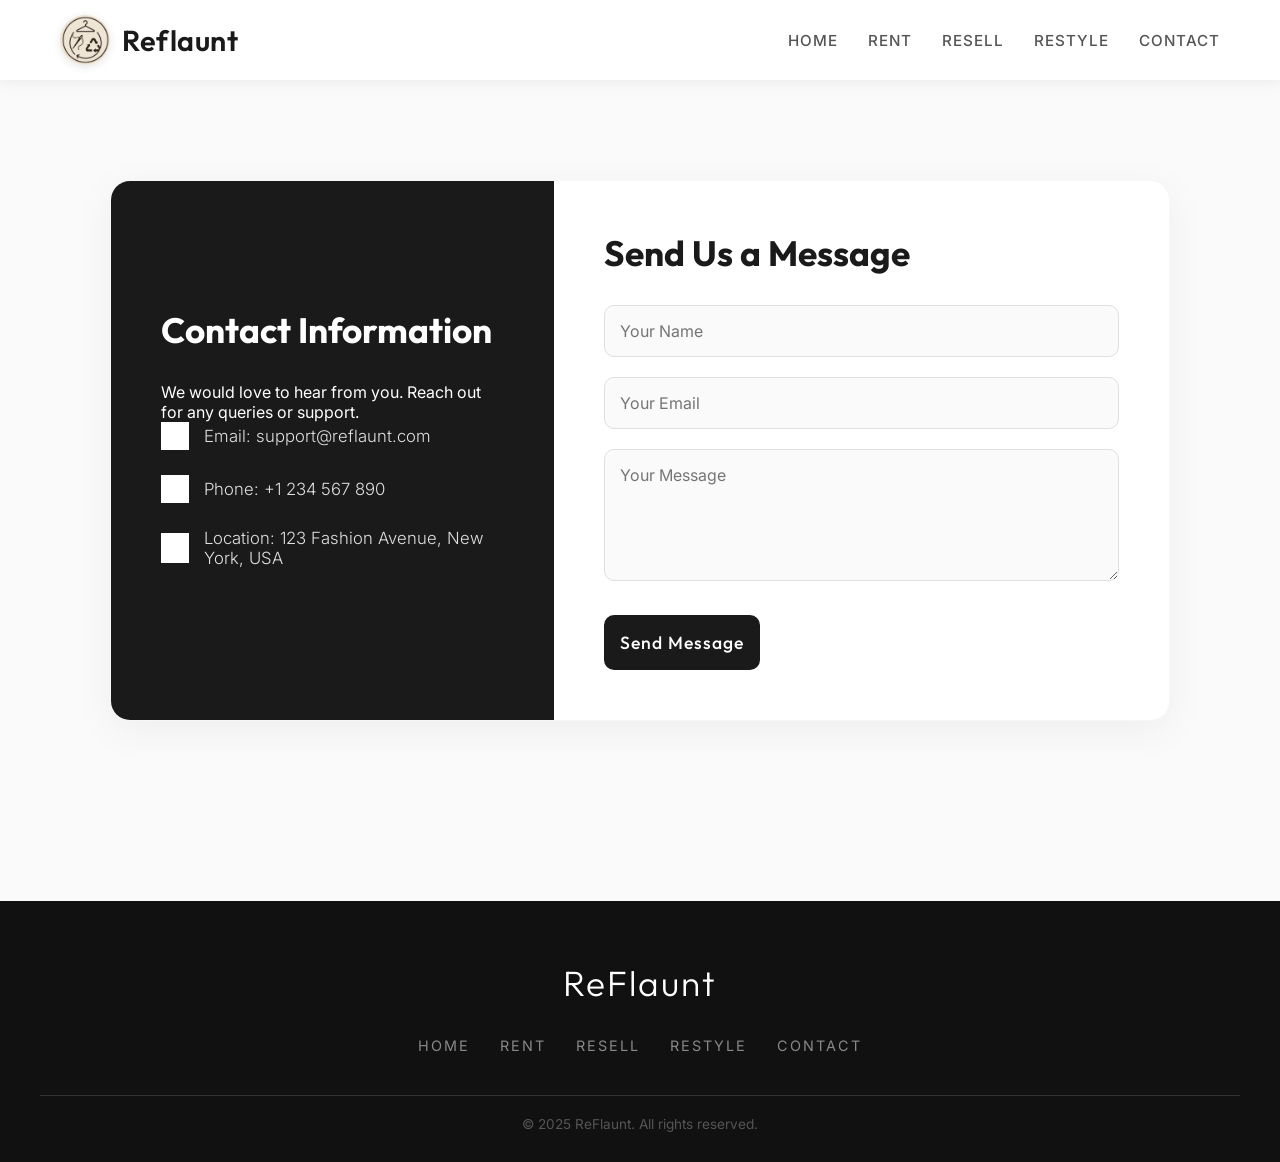
<file: contact.html>
<!DOCTYPE html>
<html lang="en">
<head>
    <meta charset="UTF-8">
    <meta name="viewport" content="width=device-width, initial-scale=1.0">
    <meta name="description" content="Contact Us - ReFlaunt">
    <title>ReFlaunt | Contact</title>
    <link rel="stylesheet" href="contact.css">
</head>
<body>

<!-- Navbar -->
<header>
    <nav>
        <div class="logo">
            <img src="images/logo.jpg" alt="Logo" class="logo-img">
            <a href="home.html">Reflaunt</a>
        </div>
        <ul class="nav-links">
            <li><a href="home.html">Home</a></li>
            <li><a href="rent.html">Rent</a></li>
            <li><a href="resell.html">Resell</a></li>
            <li><a href="restyle.html">Restyle</a></li>
            <li><a href="contact.html">Contact</a></li>
        </ul>
    </nav>
</header>

<!-- Contact Section -->
<section class="contact-section">
    <div class="contact-container">
        <div class="contact-info">
            <h2>Contact Information</h2>
            <p>We would love to hear from you. Reach out for any queries or support.</p>
            <div class="info-item">
                <img src="images/email.png" alt="Email">
                <p>Email: support@reflaunt.com</p>
            </div>
            <div class="info-item">
                <img src="images/phone.jpg" alt="Phone">
                <p>Phone: +1 234 567 890</p>
            </div>
            <div class="info-item">
                <img src="images/location.jpg" alt="Location">
                <p>Location: 123 Fashion Avenue, New York, USA</p>
            </div>
        </div>

        <div class="contact-form">
            <h2>Send Us a Message</h2>
            <form>
                <input type="text" placeholder="Your Name" required>
                <input type="email" placeholder="Your Email" required>
                <textarea placeholder="Your Message" rows="5" required></textarea>
                <button type="submit">Send Message</button>
            </form>
        </div>
    </div>
</section>

<!-- Footer -->
<footer>
    <div class="footer-content">
        <div class="footer-logo">
            <a href="home.html">ReFlaunt</a>
        </div>
        <ul class="footer-links">
            <li><a href="home.html">Home</a></li>
            <li><a href="rent.html">Rent</a></li>
            <li><a href="resell.html">Resell</a></li>
            <li><a href="restyle.html">Restyle</a></li>
            <li><a href="contact.html">Contact</a></li>
        </ul>
        <p class="footer-text">© 2025 ReFlaunt. All rights reserved.</p>
    </div>
</footer>

</body>
</html>
</file>
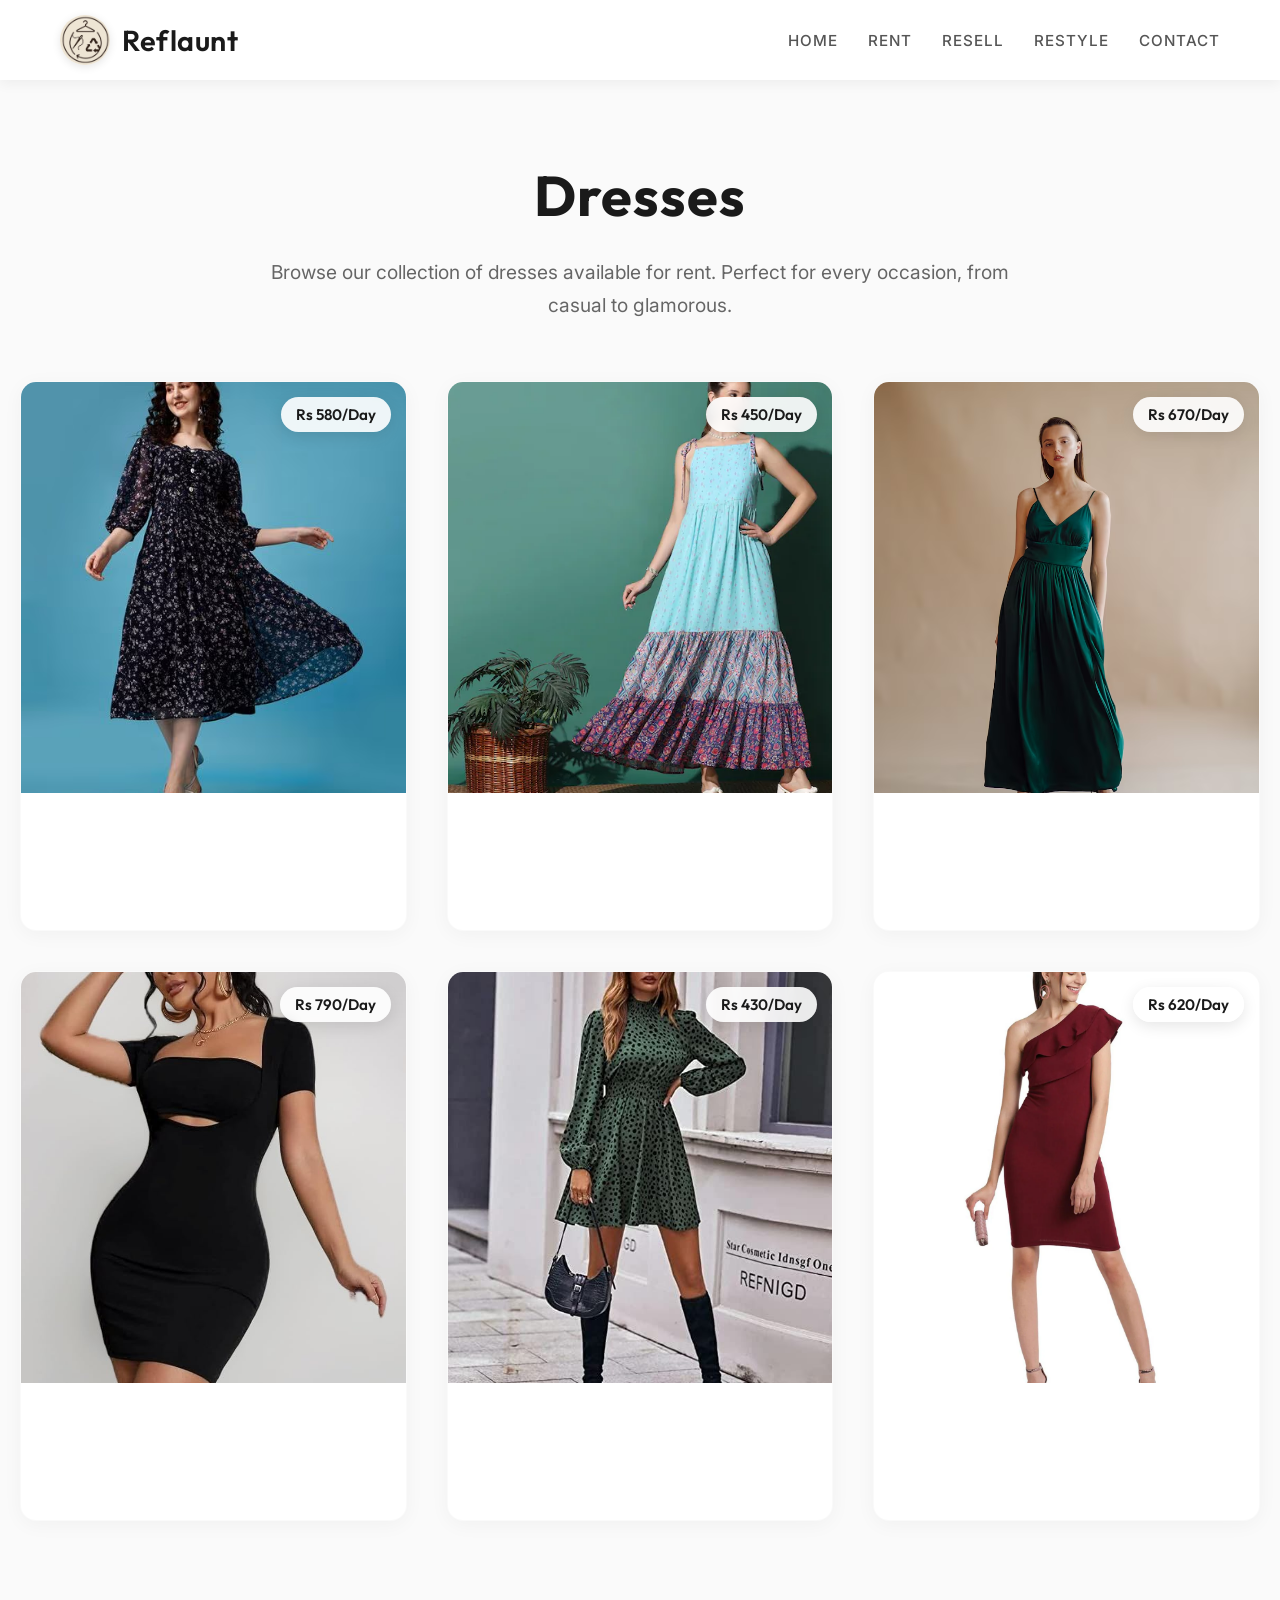
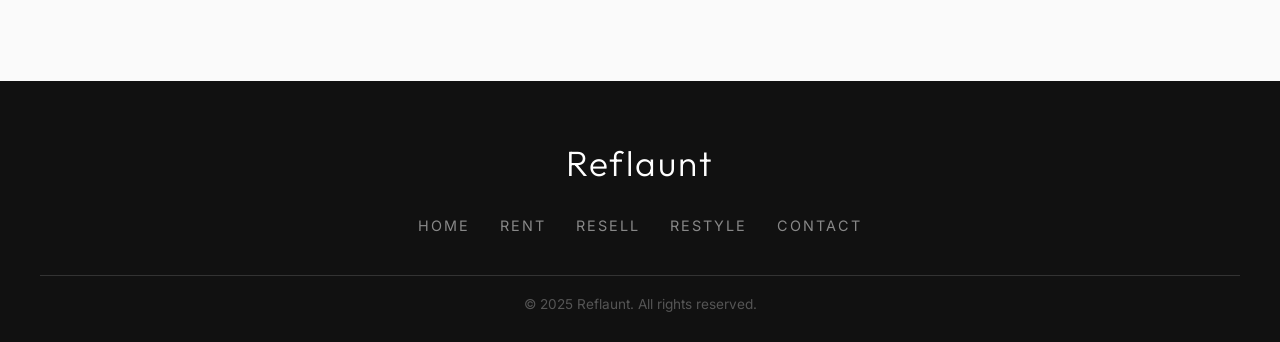
<file: dresses.html>
<!DOCTYPE html>
<html lang="en">
<head>
  <meta charset="UTF-8">
  <meta name="viewport" content="width=device-width, initial-scale=1.0">
  <title>Reflaunt - Dresses</title>
  <link rel="stylesheet" href="category.css"> <!-- External CSS for Category Pages -->
</head>
<body>

  <!-- Navbar -->
  <header>
    <nav>
      <!-- Logo and Reflaunt Name -->
      <div class="logo">
        <img src="images/logo.jpg" alt="Reflaunt Logo" class="logo-img">
        <a href="home.html">Reflaunt</a>
      </div>
      
      <ul class="nav-links">
        <li><a href="home.html">Home</a></li>
        <li><a href="rent.html">Rent</a></li>
        <li><a href="resell.html">Resell</a></li>
        <li><a href="restyle.html">Restyle</a></li>
        <li><a href="contact.html">Contact</a></li>
      </ul>
    </nav>
  </header>

  <!-- Dresses Category Page -->
  <section class="category-main">
    <h2>Dresses</h2>
    <p class="category-description">Browse our collection of dresses available for rent. Perfect for every occasion, from casual to glamorous.</p>

    <!-- 6 Image Placeholders -->
    <div class="category-grid">
      <div class="category-item">
        <div class="image-placeholder">
          <img src="images/dress1.avif" alt="Dress 1" />
          <span class="price-tag">Rs 580/Day</span>
        </div>
      </div>
      <div class="category-item">
        <div class="image-placeholder">
          <img src="images/dress2.webp" alt="Dress 2" />
          <span class="price-tag">Rs 450/Day</span>
        </div>
      </div>
      <div class="category-item">
        <div class="image-placeholder">
          <img src="images/dress3.avif" alt="Dress 3" />
          <span class="price-tag">Rs 670/Day</span>
        </div>
      </div>
      <div class="category-item">
        <div class="image-placeholder">
          <img src="images/dress4.jpg" alt="Dress 4" />
          <span class="price-tag">Rs 790/Day</span>
        </div>
      </div>
      <div class="category-item">
        <div class="image-placeholder">
          <img src="images/dress5.jpg" alt="Dress 5" />
          <span class="price-tag">Rs 430/Day</span>
        </div>
      </div>
      <div class="category-item">
        <div class="image-placeholder">
          <img src="images/dress6.webp" alt="Dress 6" />
          <span class="price-tag">Rs 620/Day</span>
        </div>
      </div>
    </div>
  </section>

  <!-- Footer -->
  <footer>
    <div class="footer-content">
      <div class="footer-logo">
        <a href="home.html">Reflaunt</a>
      </div>
      <ul class="footer-links">
        <li><a href="home.html">Home</a></li>
        <li><a href="rent.html">Rent</a></li>
        <li><a href="resell.html">Resell</a></li>
        <li><a href="restyle.html">Restyle</a></li>
        <li><a href="contact.html">Contact</a></li>
      </ul>
      <p class="footer-text">&copy; 2025 Reflaunt. All rights reserved.</p>
    </div>
  </footer>

</body>
</html>
</file>
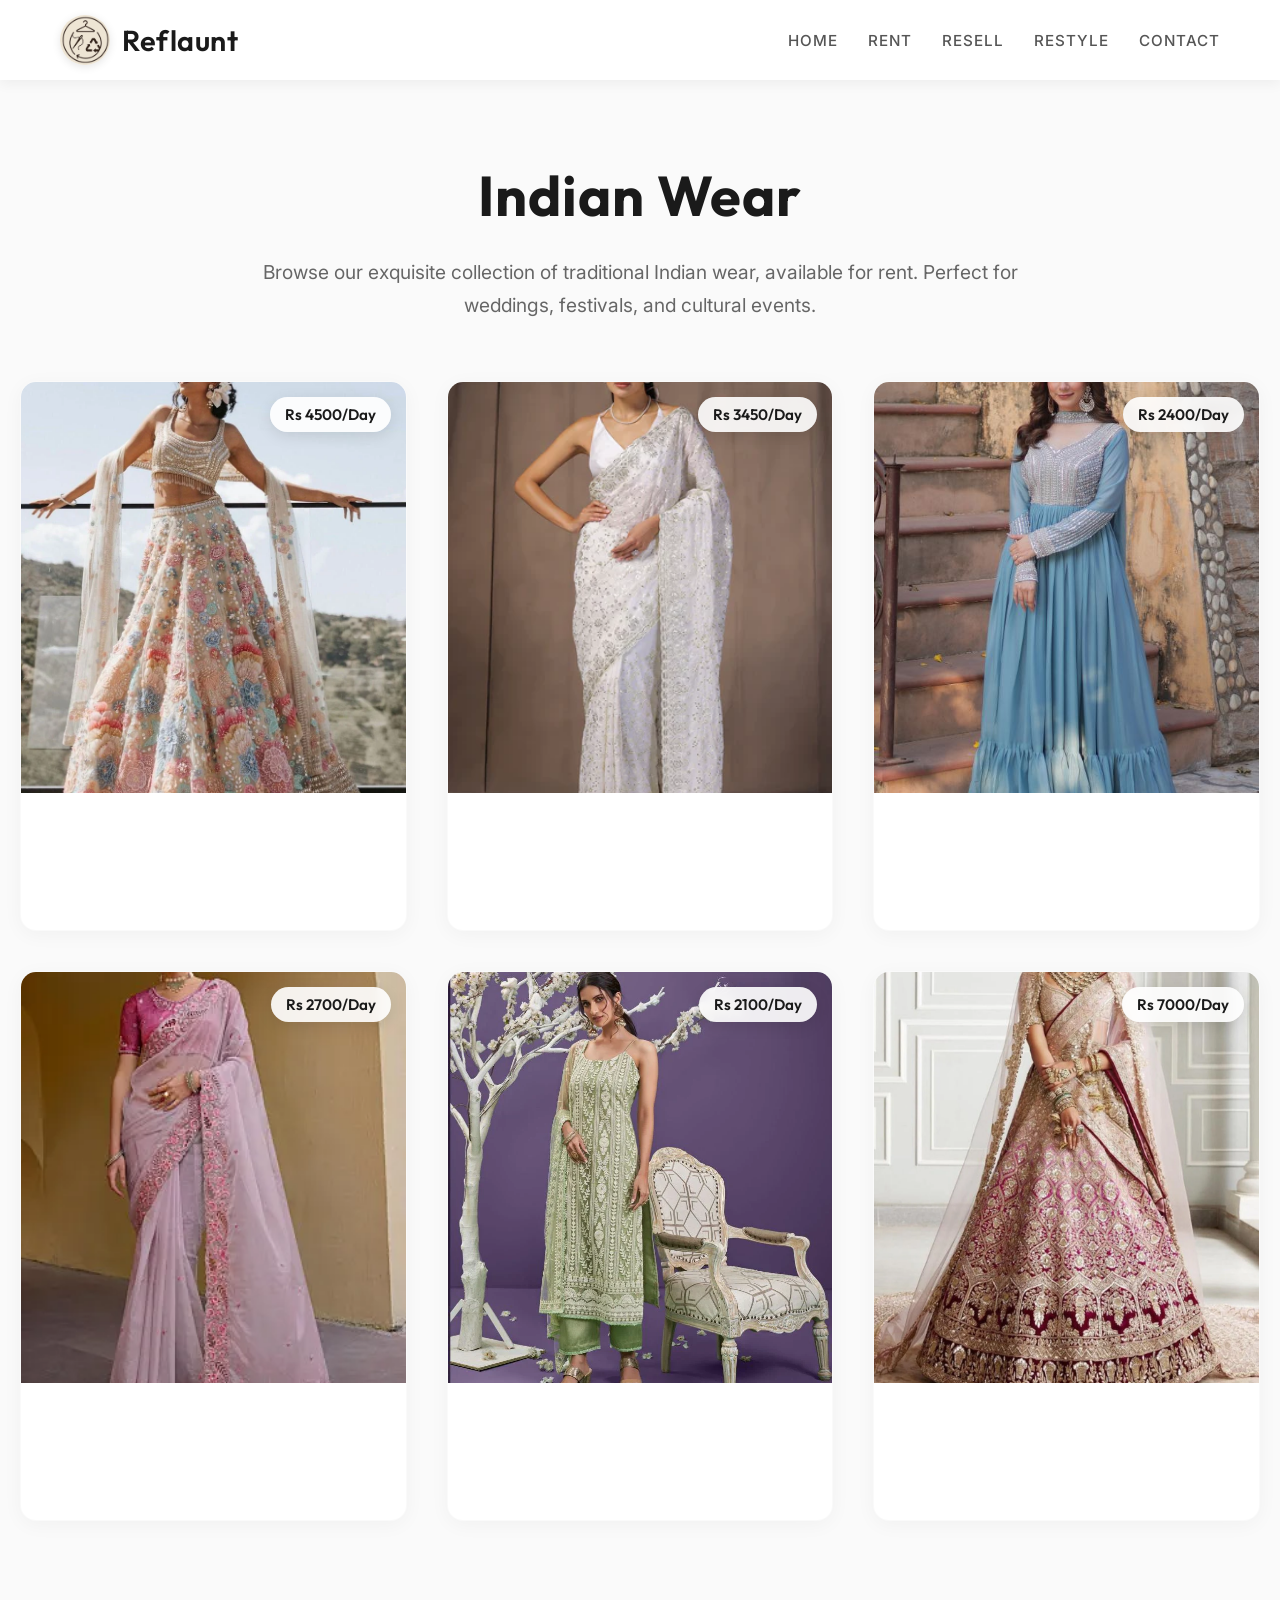
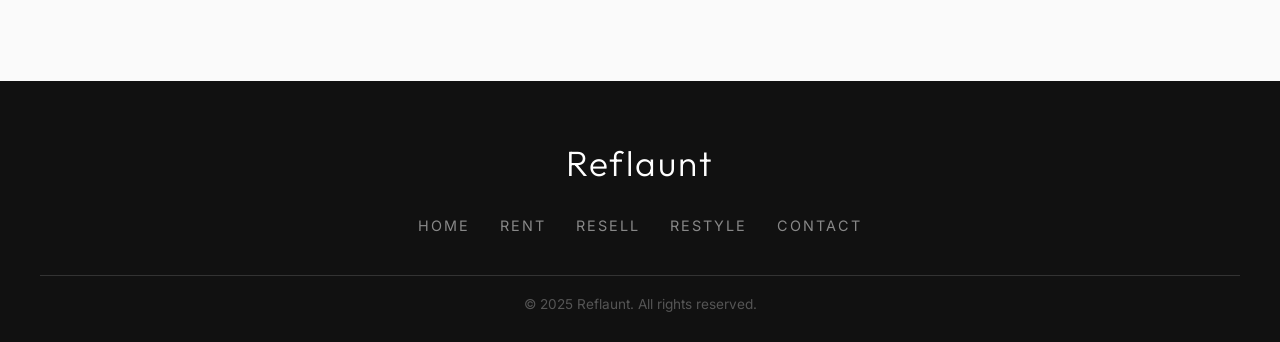
<file: indian-wear.html>
<!DOCTYPE html>
<html lang="en">
<head>
  <meta charset="UTF-8">
  <meta name="viewport" content="width=device-width, initial-scale=1.0">
  <title>Reflaunt - Indian Wear</title>
  <link rel="stylesheet" href="category.css"> <!-- External CSS for Category Pages -->
</head>
<body>

  <!-- Navbar -->
  <header>
    <nav>
      <!-- Logo and Reflaunt Name -->
      <div class="logo">
        <img src="images/logo.jpg" alt="Reflaunt Logo" class="logo-img">
        <a href="home.html">Reflaunt</a>
      </div>
      
      <ul class="nav-links">
        <li><a href="home.html">Home</a></li>
        <li><a href="rent.html">Rent</a></li>
        <li><a href="resell.html">Resell</a></li>
        <li><a href="restyle.html">Restyle</a></li>
        <li><a href="contact.html">Contact</a></li>
      </ul>
    </nav>
  </header>

  <!-- Indian Wear Category Page -->
  <section class="category-main">
    <h2>Indian Wear</h2>
    <p class="category-description">Browse our exquisite collection of traditional Indian wear, available for rent. Perfect for weddings, festivals, and cultural events.</p>

    <!-- 6 Image Placeholders -->
    <div class="category-grid">
      <div class="category-item">
        <div class="image-placeholder">
          <img src="images/indian1.webp" alt="Indian Wear 1" />
          <span class="price-tag">Rs 4500/Day</span>

        </div>
      </div>
      <div class="category-item">
        <div class="image-placeholder">
          <img src="images/indian2.webp" alt="Indian Wear 2" />
          <span class="price-tag">Rs 3450/Day</span>
        </div>
      </div>
      <div class="category-item">
        <div class="image-placeholder">
          <img src="images/indian3.jpg" alt="Indian Wear 3" />
          <span class="price-tag">Rs 2400/Day</span>
        </div>
      </div>
      <div class="category-item">
        <div class="image-placeholder">
          <img src="images/indian4.webp" alt="Indian Wear 4" />
          <span class="price-tag">Rs 2700/Day</span>
        </div>
      </div>
      <div class="category-item">
        <div class="image-placeholder">
          <img src="images/indian5.webp" alt="Indian Wear 5" />
          <span class="price-tag">Rs 2100/Day</span>
        </div>
      </div>
      <div class="category-item">
        <div class="image-placeholder">
          <img src="images/indian6.webp" alt="Indian Wear 6" />
          <span class="price-tag">Rs 7000/Day</span>
        </div>
      </div>
    </div>
  </section>

  <!-- Footer -->
  <footer>
    <div class="footer-content">
      <div class="footer-logo">
        <a href="home.html">Reflaunt</a>
      </div>
      <ul class="footer-links">
        <li><a href="home.html">Home</a></li>
        <li><a href="rent.html">Rent</a></li>
        <li><a href="resell.html">Resell</a></li>
        <li><a href="restyle.html">Restyle</a></li>
        <li><a href="contact.html">Contact</a></li>
      </ul>
      <p class="footer-text">&copy; 2025 Reflaunt. All rights reserved.</p>
    </div>
  </footer>

</body>
</html>
</file>
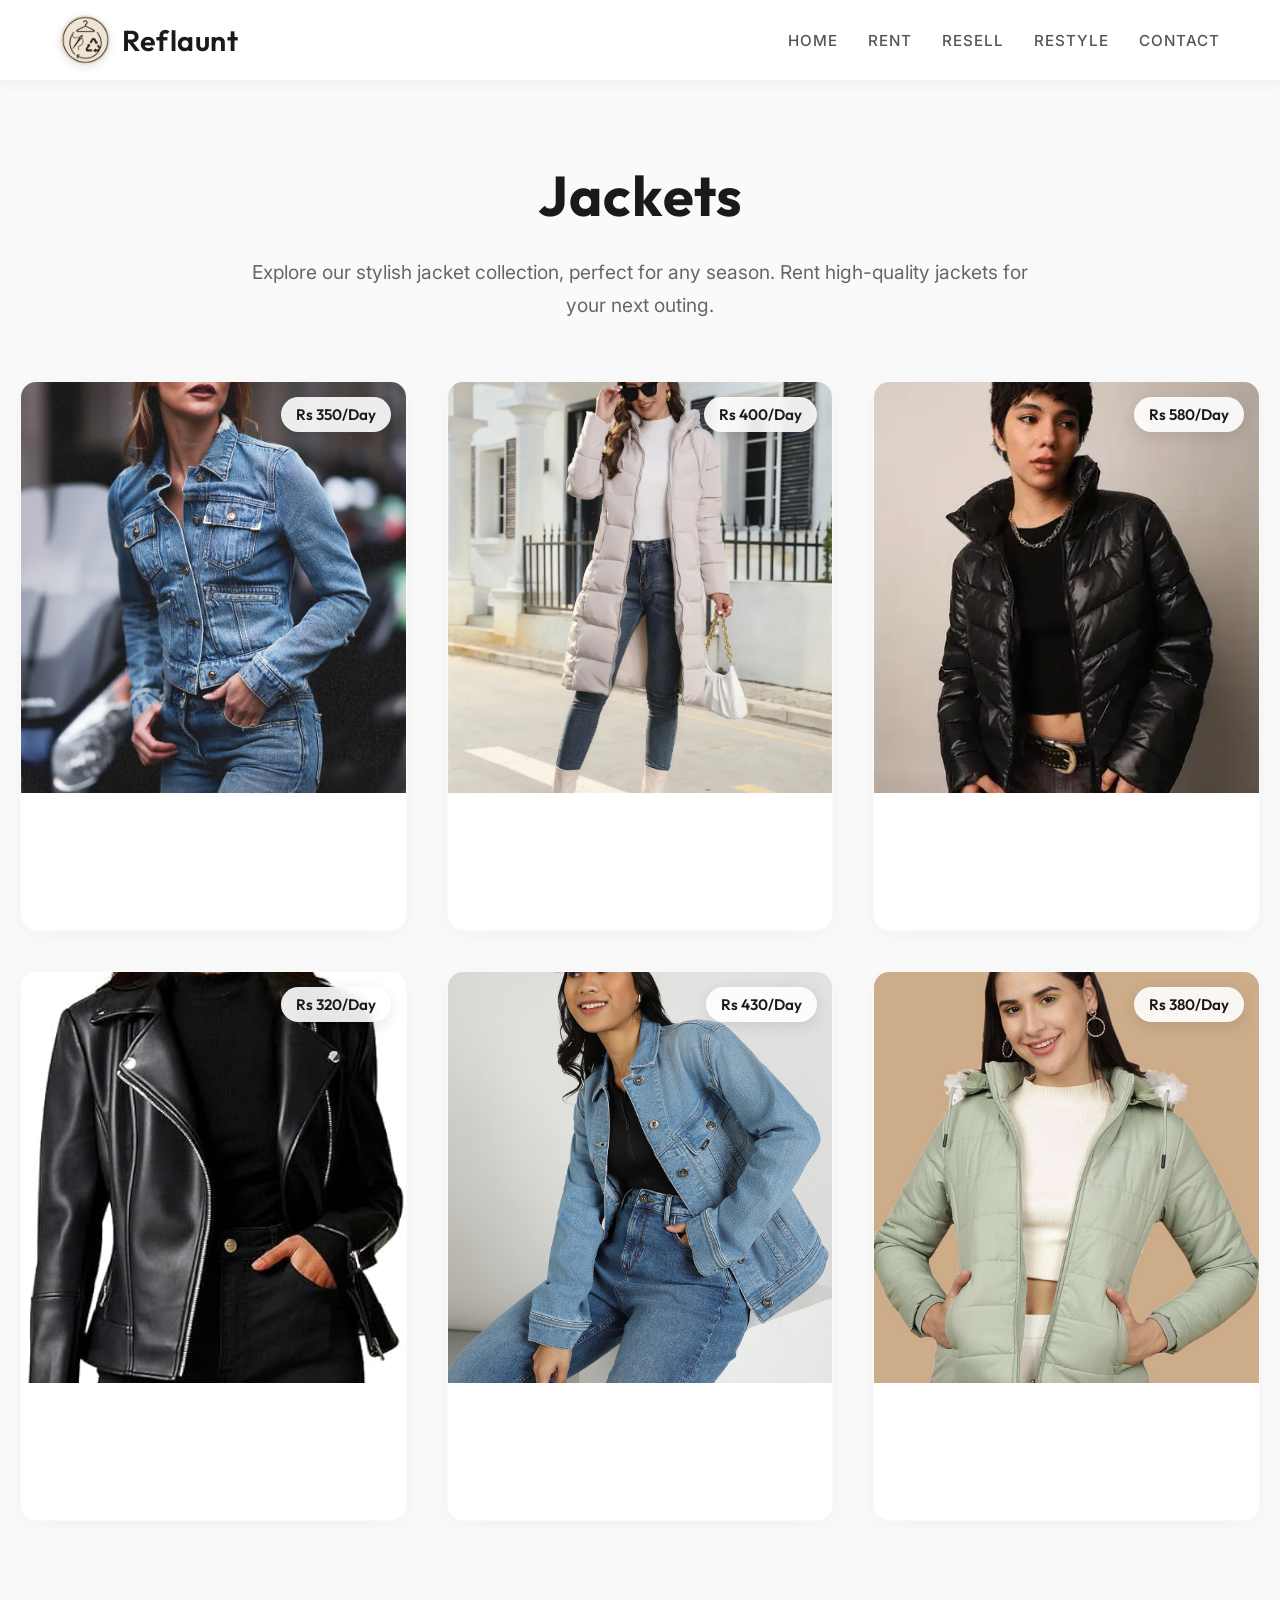
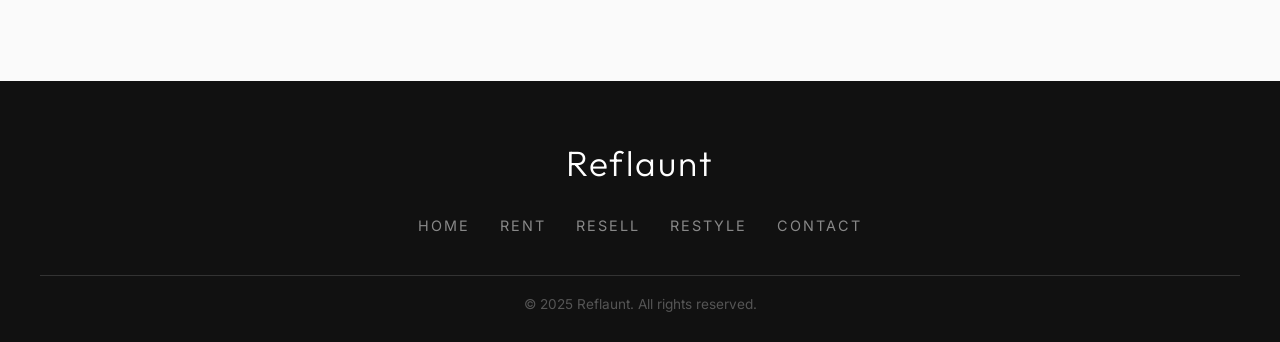
<file: jackets.html>
<!DOCTYPE html>
<html lang="en">
<head>
  <meta charset="UTF-8">
  <meta name="viewport" content="width=device-width, initial-scale=1.0">
  <title>Reflaunt - Jackets</title>
  <link rel="stylesheet" href="category.css"> <!-- External CSS for Category Pages -->
</head>
<body>

  <!-- Navbar -->
  <header>
    <nav>
      <!-- Logo and Reflaunt Name -->
      <div class="logo">
        <img src="images/logo.jpg" alt="Reflaunt Logo" class="logo-img">
        <a href="home.html">Reflaunt</a>
      </div>
      
      <ul class="nav-links">
        <li><a href="home.html">Home</a></li>
        <li><a href="rent.html">Rent</a></li>
        <li><a href="resell.html">Resell</a></li>
        <li><a href="restyle.html">Restyle</a></li>
        <li><a href="contact.html">Contact</a></li>
      </ul>
    </nav>
  </header>

  <!-- Jackets Category Page -->
  <section class="category-main">
    <h2>Jackets</h2>
    <p class="category-description">Explore our stylish jacket collection, perfect for any season. Rent high-quality jackets for your next outing.</p>

    <!-- 6 Image Placeholders -->
    <div class="category-grid">
      <div class="category-item">
        <div class="image-placeholder">
          <img src="images/jacket1.avif" alt="Jacket 1" />
          <span class="price-tag">Rs 350/Day</span>
        </div>
      </div>
      <div class="category-item">
        <div class="image-placeholder">
          <img src="images/jacket2.webp" alt="Jacket 2" />
          <span class="price-tag">Rs 400/Day</span>
        </div>
      </div>
      <div class="category-item">
        <div class="image-placeholder">
          <img src="images/jacket3.webp" alt="Jacket 3" />
          <span class="price-tag">Rs 580/Day</span>
        </div>
      </div>
      <div class="category-item">
        <div class="image-placeholder">
          <img src="images/jacket4.jpg" alt="Jacket 4" />
          <span class="price-tag">Rs 320/Day</span>
        </div>
      </div>
      <div class="category-item">
        <div class="image-placeholder">
          <img src="images/jacket5.jpg" alt="Jacket 5" />
          <span class="price-tag">Rs 430/Day</span>
        </div>
      </div>
      <div class="category-item">
        <div class="image-placeholder">
          <img src="images/jacket6.jpg" alt="Jacket 6" />
          <span class="price-tag">Rs 380/Day</span>
        </div>
      </div>
    </div>
  </section>

  <!-- Footer -->
  <footer>
    <div class="footer-content">
      <div class="footer-logo">
        <a href="home.html">Reflaunt</a>
      </div>
      <ul class="footer-links">
        <li><a href="home.html">Home</a></li>
        <li><a href="rent.html">Rent</a></li>
        <li><a href="resell.html">Resell</a></li>
        <li><a href="restyle.html">Restyle</a></li>
        <li><a href="contact.html">Contact</a></li>
      </ul>
      <p class="footer-text">&copy; 2025 Reflaunt. All rights reserved.</p>
    </div>
  </footer>

</body>
</html>
</file>
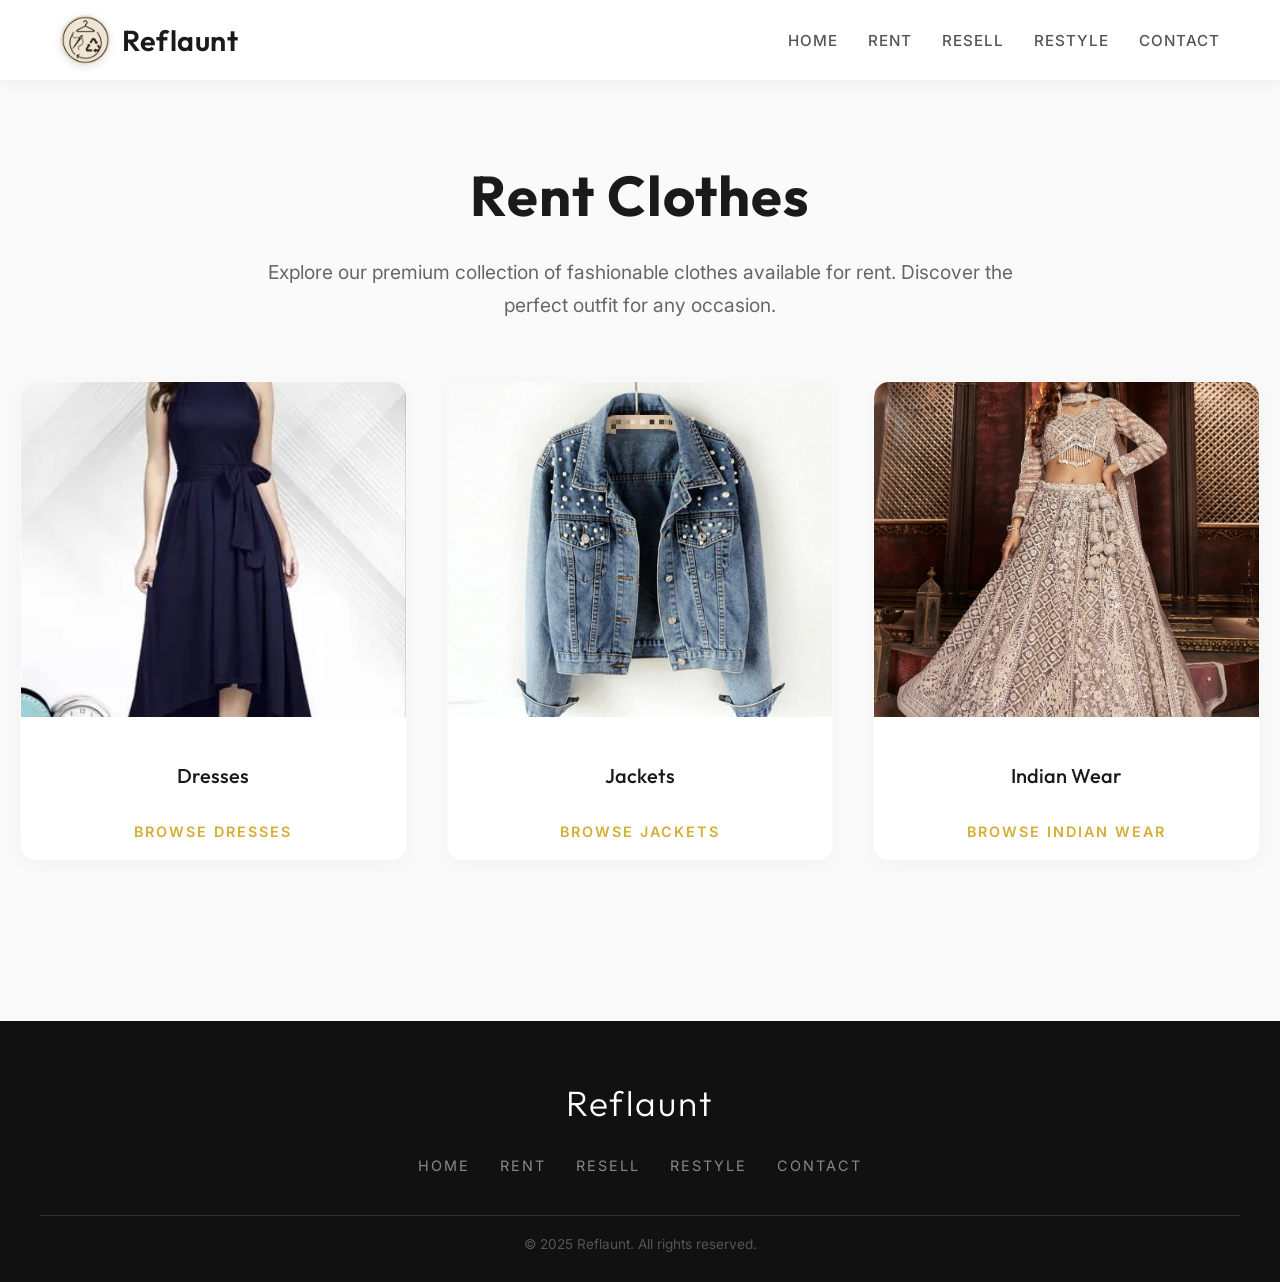
<file: rent.html>
<!DOCTYPE html>
<html lang="en">
<head>
  <meta charset="UTF-8">
  <meta name="viewport" content="width=device-width, initial-scale=1.0">
  <title>Reflaunt - Rent Clothes</title>
  <link rel="stylesheet" href="rent.css"> <!-- External CSS for Rent Page -->
</head>
<body>

  <!-- Navbar -->
 <header>
    <nav class="navbar">
      <div class="logo">
        <img src="images/logo.jpg" alt="Logo" class="logo-img">
        <a href="home.html">Reflaunt</a>
      </div>
      <ul class="nav-links">
        <li><a href="home.html">Home</a></li>
        <li><a href="rent.html">Rent</a></li>
        <li><a href="resell.html">Resell</a></li>
        <li><a href="restyle.html">Restyle</a></li>
        <li><a href="contact.html">Contact</a></li>
      </ul>
    </nav>
 </header>

  <!-- Main Content for Rent Page -->
  <section class="category-main">
    <h2>Rent Clothes</h2>
    <p class="intro-text">Explore our premium collection of fashionable clothes available for rent. Discover the perfect outfit for any occasion.</p>

    <!-- Categories Section -->
    <div class="category-grid">
      <div class="category-item">
        <div class="image-placeholder">
          <img src="images/dress.webp" alt="Dresses" />
        </div>
        <p>Dresses</p>
        <a href="dresses.html" class="category-link">Browse Dresses</a>
      </div>

      <div class="category-item">
        <div class="image-placeholder">
          <img src="images/jacket.jpg" alt="Jackets" />
        </div>
        <p>Jackets</p>
        <a href="jackets.html" class="category-link">Browse Jackets</a>
      </div>

      <div class="category-item">
        <div class="image-placeholder">
          <img src="images/indian.webp" alt="Indian Wear" />
        </div>
        <p>Indian Wear</p>
        <a href="indian-wear.html" class="category-link">Browse Indian Wear</a>
      </div>
    </div>
  </section>

  <!-- Footer -->
  <footer>
    <div class="footer-content">
      <div class="footer-logo">
        <a href="home.html">Reflaunt</a>
      </div>
      <ul class="footer-links">
        <li><a href="home.html">Home</a></li>
        <li><a href="rent.html">Rent</a></li>
        <li><a href="resell.html">Resell</a></li>
        <li><a href="restyle.html">Restyle</a></li>
        <li><a href="contact.html">Contact</a></li>
      </ul>
      <p class="footer-text">&copy; 2025 Reflaunt. All rights reserved.</p>
    </div>
  </footer>

</body>
</html>
</file>
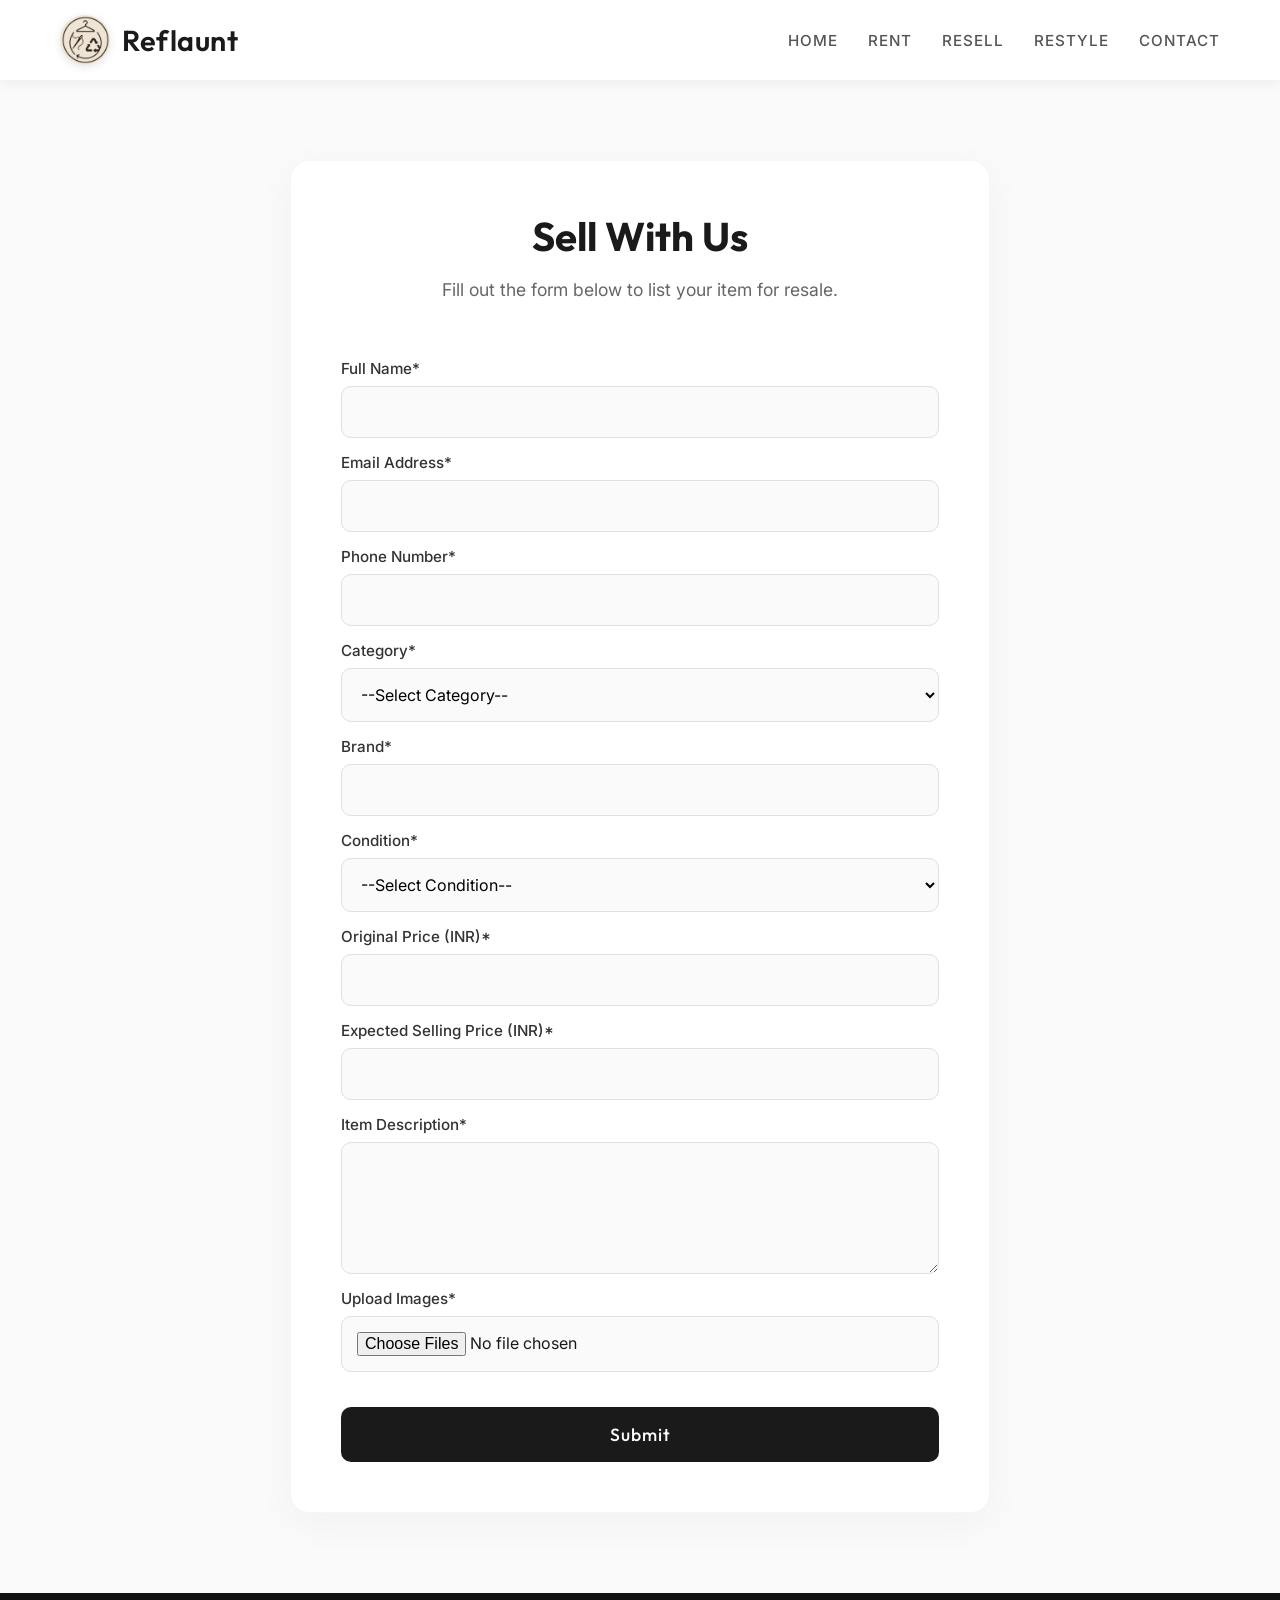
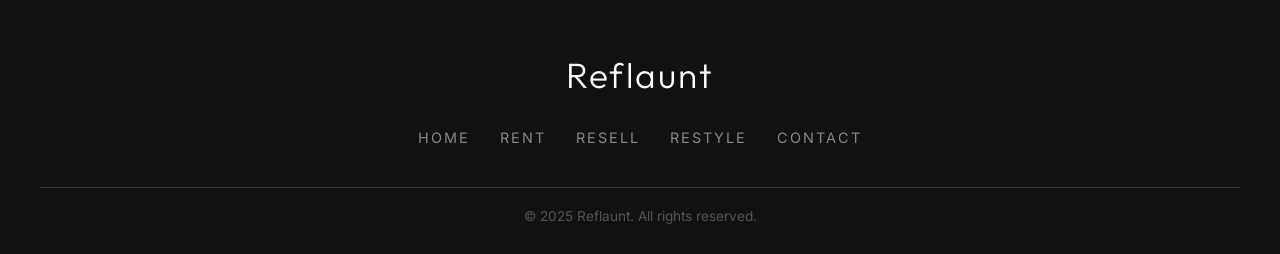
<file: resell.html>
<!DOCTYPE html>
<html lang="en">
<head>
  <meta charset="UTF-8" />
  <meta name="viewport" content="width=device-width, initial-scale=1.0"/>
  <title>Sell With Us | YourBrand</title>
  <link rel="stylesheet" href="resell.css" />
</head>
<body>

  <!-- Navbar -->
  <header>
    <nav>
      <!-- Logo and Reflaunt Name -->
      <div class="logo">
        <img src="images/logo.jpg" alt="Reflaunt Logo" class="logo-img">
        <a href="home.html">Reflaunt</a>
      </div>
      
      <ul class="nav-links">
        <li><a href="home.html">Home</a></li>
        <li><a href="rent.html">Rent</a></li>
        <li><a href="resell.html">Resell</a></li>
        <li><a href="restyle.html">Restyle</a></li>
        <li><a href="contact.html">Contact</a></li>
      </ul>
    </nav>
  </header>

  <!-- Resell Form Section -->
  <section class="resell-section">
    <div class="resell-container">
      <h2>Sell With Us</h2>
      <p>Fill out the form below to list your item for resale.</p>
      <form action="submit_resell_form.php" method="POST" enctype="multipart/form-data">
        <label for="name">Full Name*</label>
        <input type="text" id="name" name="name" required />

        <label for="email">Email Address*</label>
        <input type="email" id="email" name="email" required />

        <label for="phone">Phone Number*</label>
        <input type="tel" id="phone" name="phone" required />

        <label for="category">Category*</label>
        <select id="category" name="category" required>
          <option value="">--Select Category--</option>
          <option value="Lehenga">Lehenga</option>
          <option value="Saree">Saree</option>
          <option value="Gown">Gown</option>
          <option value="Sharara">Sharara</option>
          <option value="Menswear">Menswear</option>
          <option value="Accessories">Accessories</option>
        </select>

        <label for="brand">Brand*</label>
        <input type="text" id="brand" name="brand" required />

        <label for="condition">Condition*</label>
        <select id="condition" name="condition" required>
          <option value="">--Select Condition--</option>
          <option value="New">New</option>
          <option value="Like New">Like New</option>
          <option value="Gently Used">Gently Used</option>
          <option value="Well Worn">Well Worn</option>
        </select>

        <label for="original_price">Original Price (INR)*</label>
        <input type="number" id="original_price" name="original_price" required />

        <label for="expected_price">Expected Selling Price (INR)*</label>
        <input type="number" id="expected_price" name="expected_price" required />

        <label for="description">Item Description*</label>
        <textarea id="description" name="description" rows="5" required></textarea>

        <label for="images">Upload Images*</label>
        <input type="file" id="images" name="images[]" accept="image/*" multiple required />

        <button type="submit">Submit</button>
      </form>
    </div>
  </section>

  <!-- Footer -->
  <footer>
    <div class="footer-content">
      <div class="footer-logo">
        <a href="home.html">Reflaunt</a>
      </div>
      <ul class="footer-links">
        <li><a href="home.html">Home</a></li>
        <li><a href="rent.html">Rent</a></li>
        <li><a href="resell.html">Resell</a></li>
        <li><a href="restyle.html">Restyle</a></li>
        <li><a href="contact.html">Contact</a></li>
      </ul>
      <p class="footer-text">&copy; 2025 Reflaunt. All rights reserved.</p>
    </div>
  </footer>

</body>
</html>
</file>
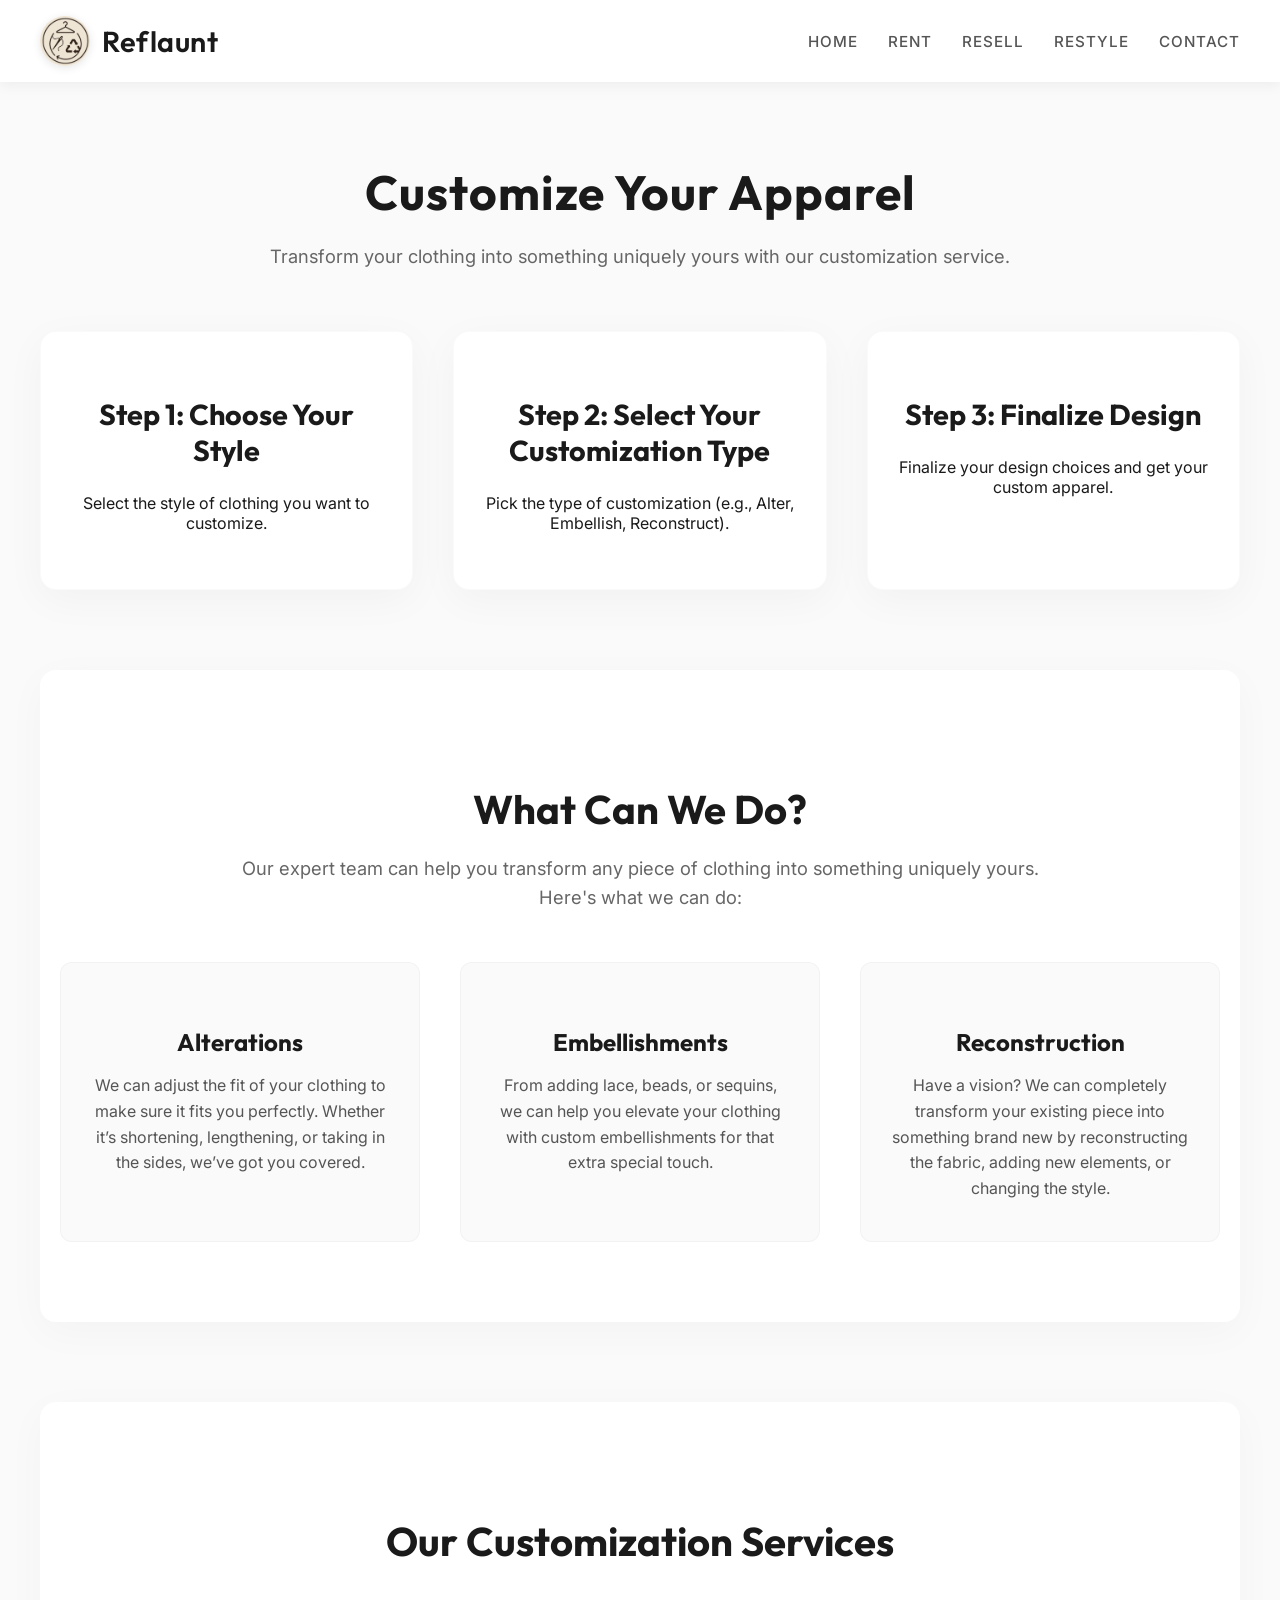
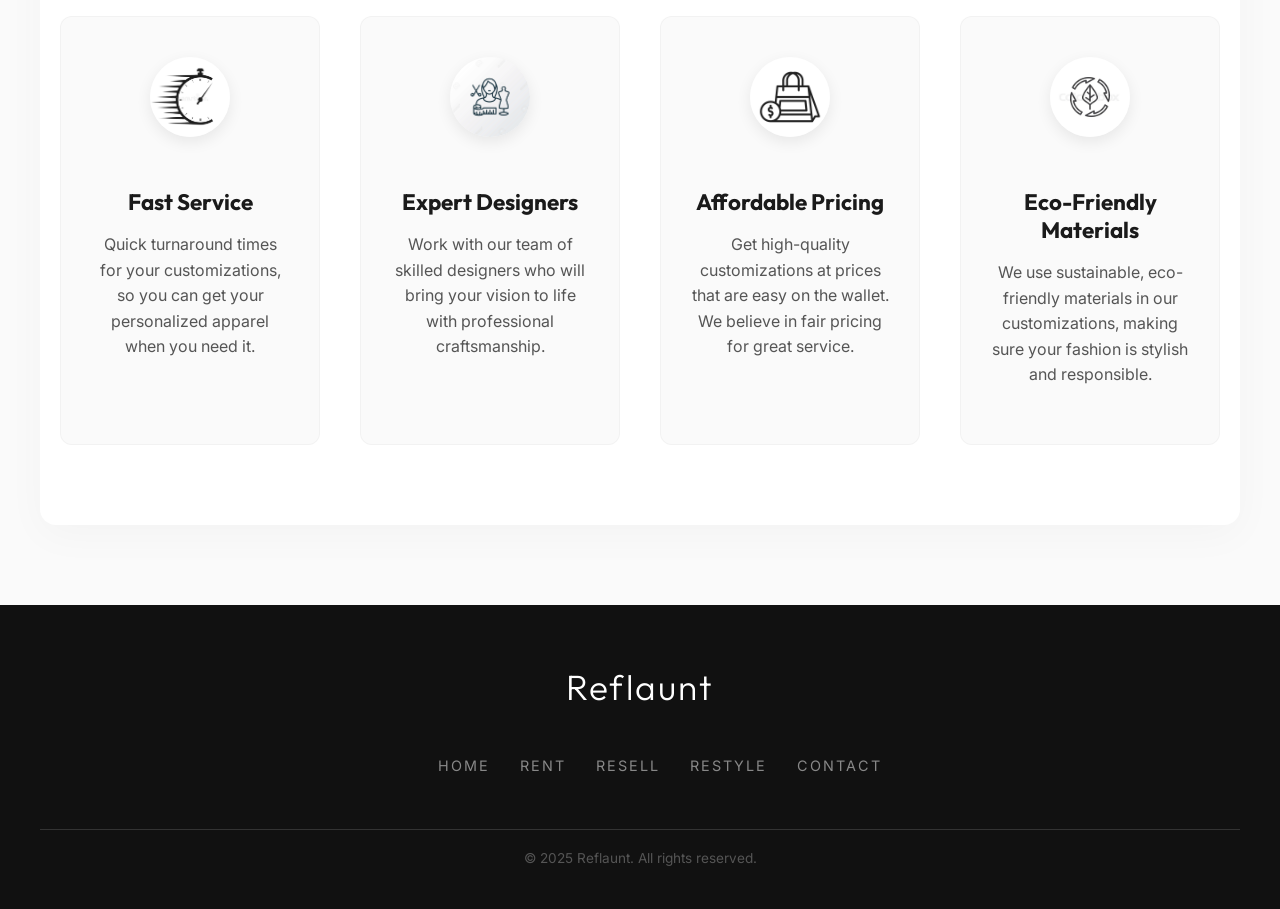
<file: restyle.html>
<!DOCTYPE html>
<html lang="en">
<head>
    <meta charset="UTF-8">
    <meta name="viewport" content="width=device-width, initial-scale=1.0">
    <title>ReFlaunt - Customization Service</title>
    <link rel="stylesheet" href="restyle.css">
</head>
<body>

    <!-- Navbar -->
    <header>
    <nav class="navbar">
      <div class="logo">
        <img src="images/logo.jpg" alt="Logo" class="logo-img">
        <a href="home.html">Reflaunt</a>
      </div>
      <ul class="nav-links">
        <li><a href="home.html">Home</a></li>
        <li><a href="rent.html">Rent</a></li>
        <li><a href="resell.html">Resell</a></li>
        <li><a href="restyle.html">Restyle</a></li>
        <li><a href="contact.html">Contact</a></li>
      </ul>
    </nav>
 </header>

    <!-- Customization Section -->
    <section class="customization">
        <div class="customization-header">
            <h1>Customize Your Apparel</h1>
            <p>Transform your clothing into something uniquely yours with our customization service.</p>
        </div>

        <!-- Customization Process Steps -->
        <div class="steps-container">
            <div class="step">
                <h2>Step 1: Choose Your Style</h2>
                <p>Select the style of clothing you want to customize.</p>
            </div>
            <div class="step">
                <h2>Step 2: Select Your Customization Type</h2>
                <p>Pick the type of customization (e.g., Alter, Embellish, Reconstruct).</p>
            </div>
            <div class="step">
                <h2>Step 3: Finalize Design</h2>
                <p>Finalize your design choices and get your custom apparel.</p>
            </div>
        </div>

        <!-- What Can We Do Section -->
        <section class="what-can-we-do">
            <h2>What Can We Do?</h2>
            <p>Our expert team can help you transform any piece of clothing into something uniquely yours. Here's what we can do:</p>
            <div class="services">
                <div class="service">
                    <h3>Alterations</h3>
                    <p>We can adjust the fit of your clothing to make sure it fits you perfectly. Whether it’s shortening, lengthening, or taking in the sides, we’ve got you covered.</p>
                </div>
                <div class="service">
                    <h3>Embellishments</h3>
                    <p>From adding lace, beads, or sequins, we can help you elevate your clothing with custom embellishments for that extra special touch.</p>
                </div>
                <div class="service">
                    <h3>Reconstruction</h3>
                    <p>Have a vision? We can completely transform your existing piece into something brand new by reconstructing the fabric, adding new elements, or changing the style.</p>
                </div>
            </div>
        </section>

        <!-- 4 Divisions with Icons Section -->
        <section class="four-divisions">
            <h2>Our Customization Services</h2>
            <div class="division-container">
                <div class="division">
                    <img src="images/fast.webp" alt="Icon 1" class="division-icon">
                    <h3>Fast Service</h3>
                    <p>Quick turnaround times for your customizations, so you can get your personalized apparel when you need it.</p>
                </div>
                <div class="division">
                    <img src="images/designer.jpg" alt="Icon 2" class="division-icon">
                    <h3>Expert Designers</h3>
                    <p>Work with our team of skilled designers who will bring your vision to life with professional craftsmanship.</p>
                </div>
                <div class="division">
                    <img src="images/price.jpg" alt="Icon 3" class="division-icon">
                    <h3>Affordable Pricing</h3>
                    <p>Get high-quality customizations at prices that are easy on the wallet. We believe in fair pricing for great service.</p>
                </div>
                <div class="division">
                    <img src="images/material.webp" alt="Icon 4" class="division-icon">
                    <h3>Eco-Friendly Materials</h3>
                    <p>We use sustainable, eco-friendly materials in our customizations, making sure your fashion is stylish and responsible.</p>
                </div>
            </div>
        </section>
    </section>

    <!-- Footer -->
  <footer>
    <div class="footer-content">
      <div class="footer-logo">
        <a href="home.html">Reflaunt</a>
      </div>
      <ul class="footer-links">
        <li><a href="home.html">Home</a></li>
        <li><a href="rent.html">Rent</a></li>
        <li><a href="resell.html">Resell</a></li>
        <li><a href="restyle.html">Restyle</a></li>
        <li><a href="contact.html">Contact</a></li>
      </ul>
      <p class="footer-text">&copy; 2025 Reflaunt. All rights reserved.</p>
    </div>
  </footer>

</body>
</html>
</file>
<file: contact.css>
@import url('https://fonts.googleapis.com/css2?family=Outfit:wght@300;400;500;600&family=Inter:wght@300;400;500&display=swap');

/* Global Styles */
* {
  margin: 0;
  padding: 0;
  box-sizing: border-box;
}

body {
  font-family: 'Inter', sans-serif;
  background-color: #FAFAFA;
  color: #1A1A1A;
}

h1, h2, h3, h4, h5, h6, .logo a {
  font-family: 'Outfit', sans-serif;
}

/* Navbar Styles (Shared) */
header {
  background-color: rgba(255, 255, 255, 0.95);
  padding: 15px 0;
  box-shadow: 0 4px 12px rgba(0, 0, 0, 0.05);
  backdrop-filter: blur(10px);
  position: sticky;
  top: 0;
  z-index: 1000;
}

nav {
  display: flex;
  justify-content: space-between;
  align-items: center;
  max-width: 1200px;
  margin: 0 auto;
  padding: 0 20px;
}

nav .logo {
  display: flex;
  align-items: center;
}

nav .logo img.logo-img {
  width: 50px;
  height: 50px;
  object-fit: contain;
  margin-right: 12px;
  border-radius: 50%;
  box-shadow: 0 2px 8px rgba(0,0,0,0.1);
}

nav .logo a {
  color: #1A1A1A;
  font-size: 1.8rem;
  font-weight: 600;
  text-decoration: none;
  letter-spacing: 0.5px;
}

nav .nav-links {
  list-style: none;
  display: flex;
}

nav .nav-links li {
  margin-left: 30px;
}

nav .nav-links li a {
  color: #555;
  font-size: 0.95rem;
  font-weight: 500;
  text-decoration: none;
  text-transform: uppercase;
  letter-spacing: 1px;
  transition: all 0.3s ease;
  position: relative;
}

nav .nav-links li a::after {
  content: '';
  position: absolute;
  width: 0;
  height: 2px;
  bottom: -4px;
  left: 0;
  background-color: #D4AF37;
  transition: width 0.3s ease;
}

nav .nav-links li a:hover {
  color: #1A1A1A;
}

nav .nav-links li a:hover::after {
  width: 100%;
}

/* Contact Section */
.contact-section {
  display: flex;
  justify-content: center;
  align-items: center;
  padding: 100px 20px;
  max-width: 1100px;
  margin: auto;
}

.contact-container {
  display: flex;
  flex-wrap: wrap;
  background-color: #fff;
  border-radius: 20px;
  overflow: hidden;
  box-shadow: 0 10px 40px rgba(0, 0, 0, 0.05);
  width: 100%;
  border: 1px solid rgba(0,0,0,0.03);
}

.contact-info {
  flex: 1;
  min-width: 300px;
  padding: 50px;
  background-color: #1A1A1A;
  color: #fff;
  display: flex;
  flex-direction: column;
  justify-content: center;
}

.contact-info h2 {
  font-size: 2.2rem;
  margin-bottom: 30px;
  color: #fff;
}

.contact-info .info-item {
  display: flex;
  align-items: center;
  gap: 15px;
  margin-bottom: 25px;
}

.contact-info img {
  width: 28px;
  filter: brightness(0) invert(1);
}

.info-item span, .info-item p {
  font-size: 1.05rem;
  font-weight: 300;
  color: #E0E0E0;
}

.contact-form {
  flex: 1.5;
  min-width: 300px;
  padding: 50px;
  display: flex;
  flex-direction: column;
}

.contact-form h2 {
  font-size: 2.2rem;
  color: #1A1A1A;
  margin-bottom: 30px;
}

.contact-form input,
.contact-form textarea {
  padding: 15px;
  border: 1px solid #E0E0E0;
  border-radius: 10px;
  font-size: 1rem;
  font-family: 'Inter', sans-serif;
  transition: all 0.3s ease;
  background-color: #FAFAFA;
  width: 100%;
  margin-bottom: 20px;
}

.contact-form input:focus,
.contact-form textarea:focus {
  border: 1px solid #D4AF37;
  background-color: #fff;
  outline: none;
  box-shadow: 0 0 0 4px rgba(212, 175, 55, 0.1);
}

.contact-form button {
  background-color: #1A1A1A;
  color: #fff;
  padding: 16px;
  border: none;
  font-size: 1.1rem;
  font-family: 'Outfit', sans-serif;
  font-weight: 500;
  letter-spacing: 1px;
  border-radius: 10px;
  cursor: pointer;
  transition: all 0.3s ease;
  margin-top: 10px;
}

.contact-form button:hover {
  background-color: #D4AF37;
  transform: translateY(-2px);
  box-shadow: 0 5px 15px rgba(212, 175, 55, 0.3);
}

/* Footer Styles (Shared) */
footer {
  background-color: #111;
  color: #fff;
  padding: 60px 20px 30px;
  text-align: center;
  margin-top: 80px;
}

footer .footer-content {
  max-width: 1200px;
  margin: 0 auto;
  display: flex;
  flex-direction: column;
  align-items: center;
}

footer .footer-logo a {
  color: #fff;
  font-family: 'Outfit', sans-serif;
  font-size: 2.2rem;
  font-weight: 300;
  text-decoration: none;
  letter-spacing: 2px;
  margin-bottom: 30px;
  display: inline-block;
}

footer .footer-links {
  list-style: none;
  display: flex;
  flex-wrap: wrap;
  justify-content: center;
  margin-bottom: 40px;
  gap: 30px;
}

footer .footer-links li a {
  color: #888;
  font-size: 0.9rem;
  text-decoration: none;
  text-transform: uppercase;
  letter-spacing: 2px;
  transition: color 0.3s ease;
}

footer .footer-links li a:hover {
  color: #fff;
}

footer .footer-text {
  font-size: 0.85rem;
  color: #555;
  border-top: 1px solid #333;
  padding-top: 20px;
  width: 100%;
}

/* Responsive Styles */
@media (max-width: 900px) {
  nav {
    flex-direction: column;
    padding: 15px;
  }
  nav .nav-links {
    margin-top: 20px;
    flex-wrap: wrap;
    justify-content: center;
  }
  nav .nav-links li {
    margin: 5px 15px;
  }
}

@media (max-width: 768px) {
  .contact-container {
    flex-direction: column;
  }
  .contact-info, .contact-form {
    padding: 30px 20px;
  }
}
</file>
<file: category.css>
@import url('https://fonts.googleapis.com/css2?family=Outfit:wght@300;400;500;600&family=Inter:wght@300;400;500&display=swap');

/* Global Styles */
* {
  margin: 0;
  padding: 0;
  box-sizing: border-box;
}

body {
  font-family: 'Inter', sans-serif;
  background-color: #FAFAFA;
  color: #1A1A1A;
}

h1, h2, h3, h4, h5, h6, .logo a {
  font-family: 'Outfit', sans-serif;
}

/* Navbar Styles (Shared) */
header {
  background-color: rgba(255, 255, 255, 0.95);
  padding: 15px 0;
  box-shadow: 0 4px 12px rgba(0, 0, 0, 0.05);
  backdrop-filter: blur(10px);
  position: sticky;
  top: 0;
  z-index: 1000;
}

nav {
  display: flex;
  justify-content: space-between;
  align-items: center;
  max-width: 1200px;
  margin: 0 auto;
  padding: 0 20px;
}

nav .logo {
  display: flex;
  align-items: center;
}

nav .logo img.logo-img {
  width: 50px;
  height: 50px;
  object-fit: contain;
  margin-right: 12px;
  border-radius: 50%;
  box-shadow: 0 2px 8px rgba(0,0,0,0.1);
}

nav .logo a {
  color: #1A1A1A;
  font-size: 1.8rem;
  font-weight: 600;
  text-decoration: none;
  letter-spacing: 0.5px;
}

nav .nav-links {
  list-style: none;
  display: flex;
}

nav .nav-links li {
  margin-left: 30px;
}

nav .nav-links li a {
  color: #555;
  font-size: 0.95rem;
  font-weight: 500;
  text-decoration: none;
  text-transform: uppercase;
  letter-spacing: 1px;
  transition: all 0.3s ease;
  position: relative;
}

nav .nav-links li a::after {
  content: '';
  position: absolute;
  width: 0;
  height: 2px;
  bottom: -4px;
  left: 0;
  background-color: #D4AF37;
  transition: width 0.3s ease;
}

nav .nav-links li a:hover {
  color: #1A1A1A;
}

nav .nav-links li a:hover::after {
  width: 100%;
}

/* Category Page Layout */
.category-main {
  text-align: center;
  padding: 80px 20px;
  max-width: 1300px;
  margin: 0 auto;
}

.category-main h2 {
  font-size: 3.5rem;
  color: #1A1A1A;
  margin-bottom: 25px;
  letter-spacing: 1px;
}

.category-description {
  font-size: 1.2rem;
  color: #666;
  margin-bottom: 60px;
  max-width: 800px;
  margin-left: auto;
  margin-right: auto;
  line-height: 1.7;
}

.category-grid {
  display: grid;
  grid-template-columns: repeat(auto-fit, minmax(320px, 1fr));
  gap: 40px;
  margin-top: 20px;
}

.category-item {
  background-color: #fff;
  border-radius: 16px;
  box-shadow: 0 4px 20px rgba(0, 0, 0, 0.04);
  transition: transform 0.4s ease, box-shadow 0.4s ease;
  overflow: hidden;
  position: relative;
  display: flex;
  flex-direction: column;
  height: 550px;
  border: 1px solid rgba(0,0,0,0.02);
}

.category-item:hover {
  transform: translateY(-10px);
  box-shadow: 0 15px 40px rgba(0, 0, 0, 0.08);
}

.image-placeholder {
  background-color: #f4f4f4;
  height: 75%;
  display: flex;
  align-items: center;
  justify-content: center;
  overflow: hidden;
  position: relative;
}

.image-placeholder img {
  width: 100%;
  height: 100%;
  object-fit: cover;
  transition: transform 0.8s ease;
}

.category-item:hover .image-placeholder img {
  transform: scale(1.08);
}

.price-tag {
  position: absolute;
  top: 15px;
  right: 15px;
  background-color: rgba(255, 255, 255, 0.9);
  color: #1A1A1A;
  padding: 8px 15px;
  font-size: 0.95rem;
  font-weight: 600;
  border-radius: 20px;
  box-shadow: 0 4px 15px rgba(0, 0, 0, 0.1);
  backdrop-filter: blur(5px);
  font-family: 'Outfit', sans-serif;
}

.category-item p {
  font-size: 1.25rem;
  margin: 20px 20px 10px;
  font-weight: 500;
  color: #1A1A1A;
  font-family: 'Outfit', sans-serif;
}

.category-item .category-link {
  font-size: 0.9rem;
  color: #D4AF37;
  text-decoration: none;
  font-weight: 600;
  text-transform: uppercase;
  letter-spacing: 2px;
  transition: color 0.3s ease;
  margin-bottom: 20px;
}

.category-item .category-link:hover {
  color: #1A1A1A;
}

/* Footer Styles (Shared) */
footer {
  background-color: #111;
  color: #fff;
  padding: 60px 20px 30px;
  text-align: center;
  margin-top: 80px;
}

footer .footer-content {
  max-width: 1200px;
  margin: 0 auto;
  display: flex;
  flex-direction: column;
  align-items: center;
}

footer .footer-logo a {
  color: #fff;
  font-family: 'Outfit', sans-serif;
  font-size: 2.2rem;
  font-weight: 300;
  text-decoration: none;
  letter-spacing: 2px;
  margin-bottom: 30px;
  display: inline-block;
}

footer .footer-links {
  list-style: none;
  display: flex;
  flex-wrap: wrap;
  justify-content: center;
  margin-bottom: 40px;
  gap: 30px;
}

footer .footer-links li a {
  color: #888;
  font-size: 0.9rem;
  text-decoration: none;
  text-transform: uppercase;
  letter-spacing: 2px;
  transition: color 0.3s ease;
}

footer .footer-links li a:hover {
  color: #fff;
}

footer .footer-text {
  font-size: 0.85rem;
  color: #555;
  border-top: 1px solid #333;
  padding-top: 20px;
  width: 100%;
}

/* Responsive Styles */
@media (max-width: 900px) {
  nav {
    flex-direction: column;
    padding: 15px;
  }
  nav .nav-links {
    margin-top: 20px;
    flex-wrap: wrap;
    justify-content: center;
  }
  nav .nav-links li {
    margin: 5px 15px;
  }
}

@media (max-width: 768px) {
  .category-main h2 {
    font-size: 2.5rem;
  }
  
  .category-grid {
    grid-template-columns: 1fr;
    gap: 30px;
  }

  .category-item {
    height: 450px;
  }
}

@media (min-width: 769px) and (max-width: 1024px) {
  .category-grid {
    grid-template-columns: repeat(2, 1fr);
  }
}
</file>
<file: rent.css>
@import url('https://fonts.googleapis.com/css2?family=Outfit:wght@300;400;500;600&family=Inter:wght@300;400;500&display=swap');

/* Global Styles */
* {
  margin: 0;
  padding: 0;
  box-sizing: border-box;
}

body {
  font-family: 'Inter', sans-serif;
  background-color: #FAFAFA;
  color: #1A1A1A;
}

h1, h2, h3, h4, h5, h6, .logo a {
  font-family: 'Outfit', sans-serif;
}

/* Navbar Styles (Shared) */
header {
  background-color: rgba(255, 255, 255, 0.95);
  padding: 15px 0;
  box-shadow: 0 4px 12px rgba(0, 0, 0, 0.05);
  backdrop-filter: blur(10px);
  position: sticky;
  top: 0;
  z-index: 1000;
}

nav {
  display: flex;
  justify-content: space-between;
  align-items: center;
  max-width: 1200px;
  margin: 0 auto;
  padding: 0 20px;
}

nav .logo {
  display: flex;
  align-items: center;
}

nav .logo img.logo-img {
  width: 50px;
  height: 50px;
  object-fit: contain;
  margin-right: 12px;
  border-radius: 50%;
  box-shadow: 0 2px 8px rgba(0,0,0,0.1);
}

nav .logo a {
  color: #1A1A1A;
  font-size: 1.8rem;
  font-weight: 600;
  text-decoration: none;
  letter-spacing: 0.5px;
}

nav .nav-links {
  list-style: none;
  display: flex;
}

nav .nav-links li {
  margin-left: 30px;
}

nav .nav-links li a {
  color: #555;
  font-size: 0.95rem;
  font-weight: 500;
  text-decoration: none;
  text-transform: uppercase;
  letter-spacing: 1px;
  transition: all 0.3s ease;
  position: relative;
}

nav .nav-links li a::after {
  content: '';
  position: absolute;
  width: 0;
  height: 2px;
  bottom: -4px;
  left: 0;
  background-color: #D4AF37;
  transition: width 0.3s ease;
}

nav .nav-links li a:hover {
  color: #1A1A1A;
}

nav .nav-links li a:hover::after {
  width: 100%;
}

/* Rent Page Layout */
.category-main {
  text-align: center;
  padding: 80px 20px;
  max-width: 1300px;
  margin: 0 auto;
}

.category-main h2 {
  font-size: 3.5rem;
  color: #1A1A1A;
  margin-bottom: 25px;
  letter-spacing: 1px;
}

.intro-text {
  font-size: 1.2rem;
  color: #666;
  margin-bottom: 60px;
  max-width: 800px;
  margin-left: auto;
  margin-right: auto;
  line-height: 1.7;
}

.category-grid {
  display: grid;
  grid-template-columns: repeat(auto-fit, minmax(320px, 1fr));
  gap: 40px;
}

.category-item {
  background-color: #fff;
  border-radius: 16px;
  box-shadow: 0 4px 20px rgba(0, 0, 0, 0.04);
  text-align: center;
  overflow: hidden;
  height: 480px;
  display: flex;
  flex-direction: column;
  justify-content: space-between;
  border: 1px solid rgba(0,0,0,0.02);
  transition: transform 0.4s ease, box-shadow 0.4s ease;
}

.category-item:hover {
  transform: translateY(-10px);
  box-shadow: 0 15px 40px rgba(0, 0, 0, 0.08);
}

.image-placeholder {
  background-color: #f4f4f4;
  height: 70%;
  display: flex;
  align-items: center;
  justify-content: center;
  overflow: hidden;
}

.image-placeholder img {
  width: 100%;
  height: 100%;
  object-fit: cover;
  transition: transform 0.8s ease;
}

.category-item:hover .image-placeholder img {
  transform: scale(1.08);
}

.category-item p {
  font-size: 1.25rem;
  font-weight: 500;
  margin: 20px 0 10px;
  font-family: 'Outfit', sans-serif;
  color: #1A1A1A;
}

.category-item .category-link {
  font-size: 0.9rem;
  color: #D4AF37;
  text-decoration: none;
  font-weight: 600;
  text-transform: uppercase;
  letter-spacing: 2px;
  transition: color 0.3s ease;
  margin-bottom: 20px;
}

.category-item .category-link:hover {
  color: #1A1A1A;
}

/* Footer Styles (Shared) */
footer {
  background-color: #111;
  color: #fff;
  padding: 60px 20px 30px;
  text-align: center;
  margin-top: 80px;
}

footer .footer-content {
  max-width: 1200px;
  margin: 0 auto;
  display: flex;
  flex-direction: column;
  align-items: center;
}

footer .footer-logo a {
  color: #fff;
  font-family: 'Outfit', sans-serif;
  font-size: 2.2rem;
  font-weight: 300;
  text-decoration: none;
  letter-spacing: 2px;
  margin-bottom: 30px;
  display: inline-block;
}

footer .footer-links {
  list-style: none;
  display: flex;
  flex-wrap: wrap;
  justify-content: center;
  margin-bottom: 40px;
  gap: 30px;
}

footer .footer-links li a {
  color: #888;
  font-size: 0.9rem;
  text-decoration: none;
  text-transform: uppercase;
  letter-spacing: 2px;
  transition: color 0.3s ease;
}

footer .footer-links li a:hover {
  color: #fff;
}

footer .footer-text {
  font-size: 0.85rem;
  color: #555;
  border-top: 1px solid #333;
  padding-top: 20px;
  width: 100%;
}

/* Responsive Styles */
@media (max-width: 900px) {
  nav {
    flex-direction: column;
    padding: 15px;
  }
  nav .nav-links {
    margin-top: 20px;
    flex-wrap: wrap;
    justify-content: center;
  }
  nav .nav-links li {
    margin: 5px 15px;
  }
}

@media (max-width: 768px) {
  .category-main h2 {
    font-size: 2.5rem;
  }
  .category-grid {
    grid-template-columns: 1fr;
  }
}
</file>
<file: resell.css>
@import url('https://fonts.googleapis.com/css2?family=Outfit:wght@300;400;500;600&family=Inter:wght@300;400;500&display=swap');

/* Global Styles */
* {
  margin: 0;
  padding: 0;
  box-sizing: border-box;
}

body {
  font-family: 'Inter', sans-serif;
  background-color: #FAFAFA;
  color: #1A1A1A;
}

h1, h2, h3, h4, h5, h6, .logo a {
  font-family: 'Outfit', sans-serif;
}

/* Navbar Styles (Shared) */
header {
  background-color: rgba(255, 255, 255, 0.95);
  padding: 15px 0;
  box-shadow: 0 4px 12px rgba(0, 0, 0, 0.05);
  backdrop-filter: blur(10px);
  position: sticky;
  top: 0;
  z-index: 1000;
}

nav {
  display: flex;
  justify-content: space-between;
  align-items: center;
  max-width: 1200px;
  margin: 0 auto;
  padding: 0 20px;
}

nav .logo {
  display: flex;
  align-items: center;
}

nav .logo img.logo-img {
  width: 50px;
  height: 50px;
  object-fit: contain;
  margin-right: 12px;
  border-radius: 50%;
  box-shadow: 0 2px 8px rgba(0,0,0,0.1);
}

nav .logo a {
  color: #1A1A1A;
  font-size: 1.8rem;
  font-weight: 600;
  text-decoration: none;
  letter-spacing: 0.5px;
}

nav .nav-links {
  list-style: none;
  display: flex;
}

nav .nav-links li {
  margin-left: 30px;
}

nav .nav-links li a {
  color: #555;
  font-size: 0.95rem;
  font-weight: 500;
  text-decoration: none;
  text-transform: uppercase;
  letter-spacing: 1px;
  transition: all 0.3s ease;
  position: relative;
}

nav .nav-links li a::after {
  content: '';
  position: absolute;
  width: 0;
  height: 2px;
  bottom: -4px;
  left: 0;
  background-color: #D4AF37;
  transition: width 0.3s ease;
}

nav .nav-links li a:hover {
  color: #1A1A1A;
}

nav .nav-links li a:hover::after {
  width: 100%;
}

/* Resell Form Section */
.resell-section {
  max-width: 700px;
  margin: 80px auto;
  padding: 50px;
  background: #fff;
  border-radius: 20px;
  box-shadow: 0 10px 40px rgba(0, 0, 0, 0.04);
  border: 1px solid rgba(0,0,0,0.03);
}

.resell-container h2 {
  font-size: 2.5rem;
  margin-bottom: 15px;
  color: #1A1A1A;
  text-align: center;
}

.resell-container p {
  margin-bottom: 40px;
  color: #666;
  text-align: center;
  font-size: 1.1rem;
  line-height: 1.6;
}

.resell-container form {
  display: flex;
  flex-direction: column;
}

.resell-container label {
  margin-top: 15px;
  margin-bottom: 8px;
  font-weight: 500;
  color: #333;
  font-size: 0.95rem;
}

.resell-container input,
.resell-container select,
.resell-container textarea {
  padding: 15px;
  border: 1px solid #E0E0E0;
  border-radius: 10px;
  font-size: 1rem;
  font-family: 'Inter', sans-serif;
  transition: all 0.3s ease;
  background-color: #FAFAFA;
}

.resell-container input:focus,
.resell-container select:focus,
.resell-container textarea:focus {
  border: 1px solid #D4AF37;
  background-color: #fff;
  outline: none;
  box-shadow: 0 0 0 4px rgba(212, 175, 55, 0.1);
}

.resell-container button {
  margin-top: 35px;
  padding: 16px;
  background-color: #1A1A1A;
  color: #fff;
  border: none;
  font-size: 1.1rem;
  font-family: 'Outfit', sans-serif;
  font-weight: 500;
  letter-spacing: 1px;
  border-radius: 10px;
  cursor: pointer;
  transition: all 0.3s ease;
}

.resell-container button:hover {
  background-color: #D4AF37;
  transform: translateY(-2px);
  box-shadow: 0 5px 15px rgba(212, 175, 55, 0.3);
}

/* Footer Styles (Shared) */
footer {
  background-color: #111;
  color: #fff;
  padding: 60px 20px 30px;
  text-align: center;
  margin-top: 80px;
}

footer .footer-content {
  max-width: 1200px;
  margin: 0 auto;
  display: flex;
  flex-direction: column;
  align-items: center;
}

footer .footer-logo a {
  color: #fff;
  font-family: 'Outfit', sans-serif;
  font-size: 2.2rem;
  font-weight: 300;
  text-decoration: none;
  letter-spacing: 2px;
  margin-bottom: 30px;
  display: inline-block;
}

footer .footer-links {
  list-style: none;
  display: flex;
  flex-wrap: wrap;
  justify-content: center;
  margin-bottom: 40px;
  gap: 30px;
}

footer .footer-links li a {
  color: #888;
  font-size: 0.9rem;
  text-decoration: none;
  text-transform: uppercase;
  letter-spacing: 2px;
  transition: color 0.3s ease;
}

footer .footer-links li a:hover {
  color: #fff;
}

footer .footer-text {
  font-size: 0.85rem;
  color: #555;
  border-top: 1px solid #333;
  padding-top: 20px;
  width: 100%;
}

/* Responsive Styles */
@media (max-width: 900px) {
  nav {
    flex-direction: column;
    padding: 15px;
  }
  nav .nav-links {
    margin-top: 20px;
    flex-wrap: wrap;
    justify-content: center;
  }
  nav .nav-links li {
    margin: 5px 15px;
  }
}

@media (max-width: 768px) {
  .resell-section {
    margin: 40px 15px;
    padding: 30px 20px;
  }
}
</file>
<file: restyle.css>
@import url('https://fonts.googleapis.com/css2?family=Outfit:wght@300;400;500;600&family=Inter:wght@300;400;500&display=swap');

/* General Styles */
body {
    font-family: 'Inter', sans-serif;
    margin: 0;
    padding: 0;
    background-color: #FAFAFA;
    color: #1A1A1A;
}

h1, h2, h3, h4, h5, h6, .logo a {
    font-family: 'Outfit', sans-serif;
}

/* Navbar Styles (Shared) */
header {
  background-color: rgba(255, 255, 255, 0.95);
  padding: 15px 0;
  box-shadow: 0 4px 12px rgba(0, 0, 0, 0.05);
  backdrop-filter: blur(10px);
  position: sticky;
  top: 0;
  z-index: 1000;
}

nav {
  display: flex;
  justify-content: space-between;
  align-items: center;
  max-width: 1200px;
  margin: 0 auto;
  padding: 0 20px;
}

nav .logo {
  display: flex;
  align-items: center;
}

nav .logo img.logo-img {
  width: 50px;
  height: 50px;
  object-fit: contain;
  margin-right: 12px;
  border-radius: 50%;
  box-shadow: 0 2px 8px rgba(0,0,0,0.1);
}

nav .logo a {
  color: #1A1A1A;
  font-size: 1.8rem;
  font-weight: 600;
  text-decoration: none;
  letter-spacing: 0.5px;
}

nav .nav-links {
  list-style: none;
  display: flex;
}

nav .nav-links li {
  margin-left: 30px;
}

nav .nav-links li a {
  color: #555;
  font-size: 0.95rem;
  font-weight: 500;
  text-decoration: none;
  text-transform: uppercase;
  letter-spacing: 1px;
  transition: all 0.3s ease;
  position: relative;
}

nav .nav-links li a::after {
  content: '';
  position: absolute;
  width: 0;
  height: 2px;
  bottom: -4px;
  left: 0;
  background-color: #D4AF37;
  transition: width 0.3s ease;
}

nav .nav-links li a:hover {
  color: #1A1A1A;
}

nav .nav-links li a:hover::after {
  width: 100%;
}

/* Customization Section */
.customization {
    max-width: 1200px;
    margin: 80px auto;
    padding: 0 20px;
}

.customization-header {
    text-align: center;
}

.customization-header h1 {
    font-size: 3rem;
    color: #1A1A1A;
    margin-bottom: 20px;
    letter-spacing: 1px;
}

.customization-header p {
    font-size: 1.15rem;
    color: #666;
    max-width: 800px;
    margin: 0 auto;
    line-height: 1.6;
}

/* Steps Container */
.steps-container {
    display: grid;
    grid-template-columns: repeat(auto-fit, minmax(300px, 1fr));
    gap: 40px;
    margin-top: 60px;
}

.step {
    background-color: #fff;
    padding: 40px 30px;
    border-radius: 16px;
    box-shadow: 0 10px 40px rgba(0, 0, 0, 0.04);
    text-align: center;
    border: 1px solid rgba(0,0,0,0.02);
    transition: transform 0.4s ease, box-shadow 0.4s ease;
}

.step:hover {
    transform: translateY(-10px);
    box-shadow: 0 15px 40px rgba(0, 0, 0, 0.08);
}

.step h2 {
    font-size: 1.8rem;
    margin-bottom: 25px;
    color: #1A1A1A;
}

.cta-btn {
    display: inline-block;
    background: #1A1A1A;
    color: #fff;
    padding: 12px 25px;
    border: none;
    border-radius: 8px;
    text-decoration: none;
    font-size: 1rem;
    font-family: 'Outfit', sans-serif;
    font-weight: 500;
    letter-spacing: 1px;
    text-transform: uppercase;
    transition: all 0.3s ease;
    cursor: pointer;
}

.cta-btn:hover {
    background-color: #D4AF37;
    transform: translateY(-2px);
    box-shadow: 0 5px 15px rgba(212, 175, 55, 0.3);
}

/* What Can We Do Section */
.what-can-we-do {
    background-color: #fff;
    padding: 80px 20px;
    margin: 80px auto;
    max-width: 1200px;
    border-radius: 16px;
    box-shadow: 0 10px 40px rgba(0, 0, 0, 0.03);
}

.what-can-we-do h2 {
    font-size: 2.5rem;
    text-align: center;
    margin-bottom: 20px;
    color: #1A1A1A;
}

.what-can-we-do p {
    font-size: 1.15rem;
    margin-bottom: 50px;
    text-align: center;
    color: #666;
    max-width: 800px;
    margin-left: auto;
    margin-right: auto;
    line-height: 1.6;
}

.services {
    display: grid;
    grid-template-columns: repeat(auto-fit, minmax(300px, 1fr));
    gap: 40px;
}

.service {
    background-color: #FAFAFA;
    padding: 40px 30px;
    border-radius: 12px;
    text-align: center;
    transition: all 0.3s ease;
    border: 1px solid rgba(0,0,0,0.03);
}

.service:hover {
    background-color: #fff;
    box-shadow: 0 10px 30px rgba(0, 0, 0, 0.05);
    transform: translateY(-5px);
}

.service h3 {
    font-size: 1.5rem;
    margin-bottom: 15px;
    color: #1A1A1A;
}

.service p {
    font-size: 1rem;
    color: #555;
    line-height: 1.6;
    margin-bottom: 0;
}

/* 4 Divisions Section */
.four-divisions {
    background-color: #fff;
    padding: 80px 20px;
    margin: 80px auto;
    max-width: 1200px;
    border-radius: 16px;
    box-shadow: 0 10px 40px rgba(0, 0, 0, 0.03);
}

.four-divisions h2 {
    font-size: 2.5rem;
    text-align: center;
    margin-bottom: 50px;
    color: #1A1A1A;
}

.division-container {
    display: grid;
    grid-template-columns: repeat(auto-fit, minmax(250px, 1fr));
    gap: 40px;
}

.division {
    background-color: #FAFAFA;
    padding: 40px 30px;
    border-radius: 12px;
    text-align: center;
    transition: all 0.3s ease;
    border: 1px solid rgba(0,0,0,0.03);
}

.division:hover {
    background-color: #fff;
    box-shadow: 0 10px 30px rgba(0, 0, 0, 0.05);
    transform: translateY(-5px);
}

.division-icon {
    width: 80px;
    height: 80px;
    margin-bottom: 25px;
    border-radius: 50%;
    object-fit: cover;
    box-shadow: 0 5px 15px rgba(0,0,0,0.08);
    transition: transform 0.4s ease;
}

.division:hover .division-icon {
    transform: scale(1.1) rotate(5deg);
}

.division h3 {
    font-size: 1.4rem;
    margin-bottom: 15px;
    color: #1A1A1A;
}

.division p {
    font-size: 1rem;
    color: #555;
    line-height: 1.6;
}

/* Footer Styles (Shared) */
footer {
  background-color: #111;
  color: #fff;
  padding: 60px 20px 30px;
  text-align: center;
  margin-top: 80px;
}

footer .footer-content {
  max-width: 1200px;
  margin: 0 auto;
  display: flex;
  flex-direction: column;
  align-items: center;
}

footer .footer-logo a {
  color: #fff;
  font-family: 'Outfit', sans-serif;
  font-size: 2.2rem;
  font-weight: 300;
  text-decoration: none;
  letter-spacing: 2px;
  margin-bottom: 30px;
  display: inline-block;
}

footer .footer-links {
  list-style: none;
  display: flex;
  flex-wrap: wrap;
  justify-content: center;
  margin-bottom: 40px;
  gap: 30px;
}

footer .footer-links li a {
  color: #888;
  font-size: 0.9rem;
  text-decoration: none;
  text-transform: uppercase;
  letter-spacing: 2px;
  transition: color 0.3s ease;
}

footer .footer-links li a:hover {
  color: #fff;
}

footer .footer-text {
  font-size: 0.85rem;
  color: #555;
  border-top: 1px solid #333;
  padding-top: 20px;
  width: 100%;
}

/* Responsive Styles */
@media (max-width: 900px) {
  nav {
    flex-direction: column;
    padding: 15px;
  }
  nav .nav-links {
    margin-top: 20px;
    flex-wrap: wrap;
    justify-content: center;
  }
  nav .nav-links li {
    margin: 5px 15px;
  }
}

@media (max-width: 768px) {
  .customization-header h1 {
    font-size: 2.2rem;
  }
  .what-can-we-do h2, .four-divisions h2 {
    font-size: 2rem;
  }
}
</file>
